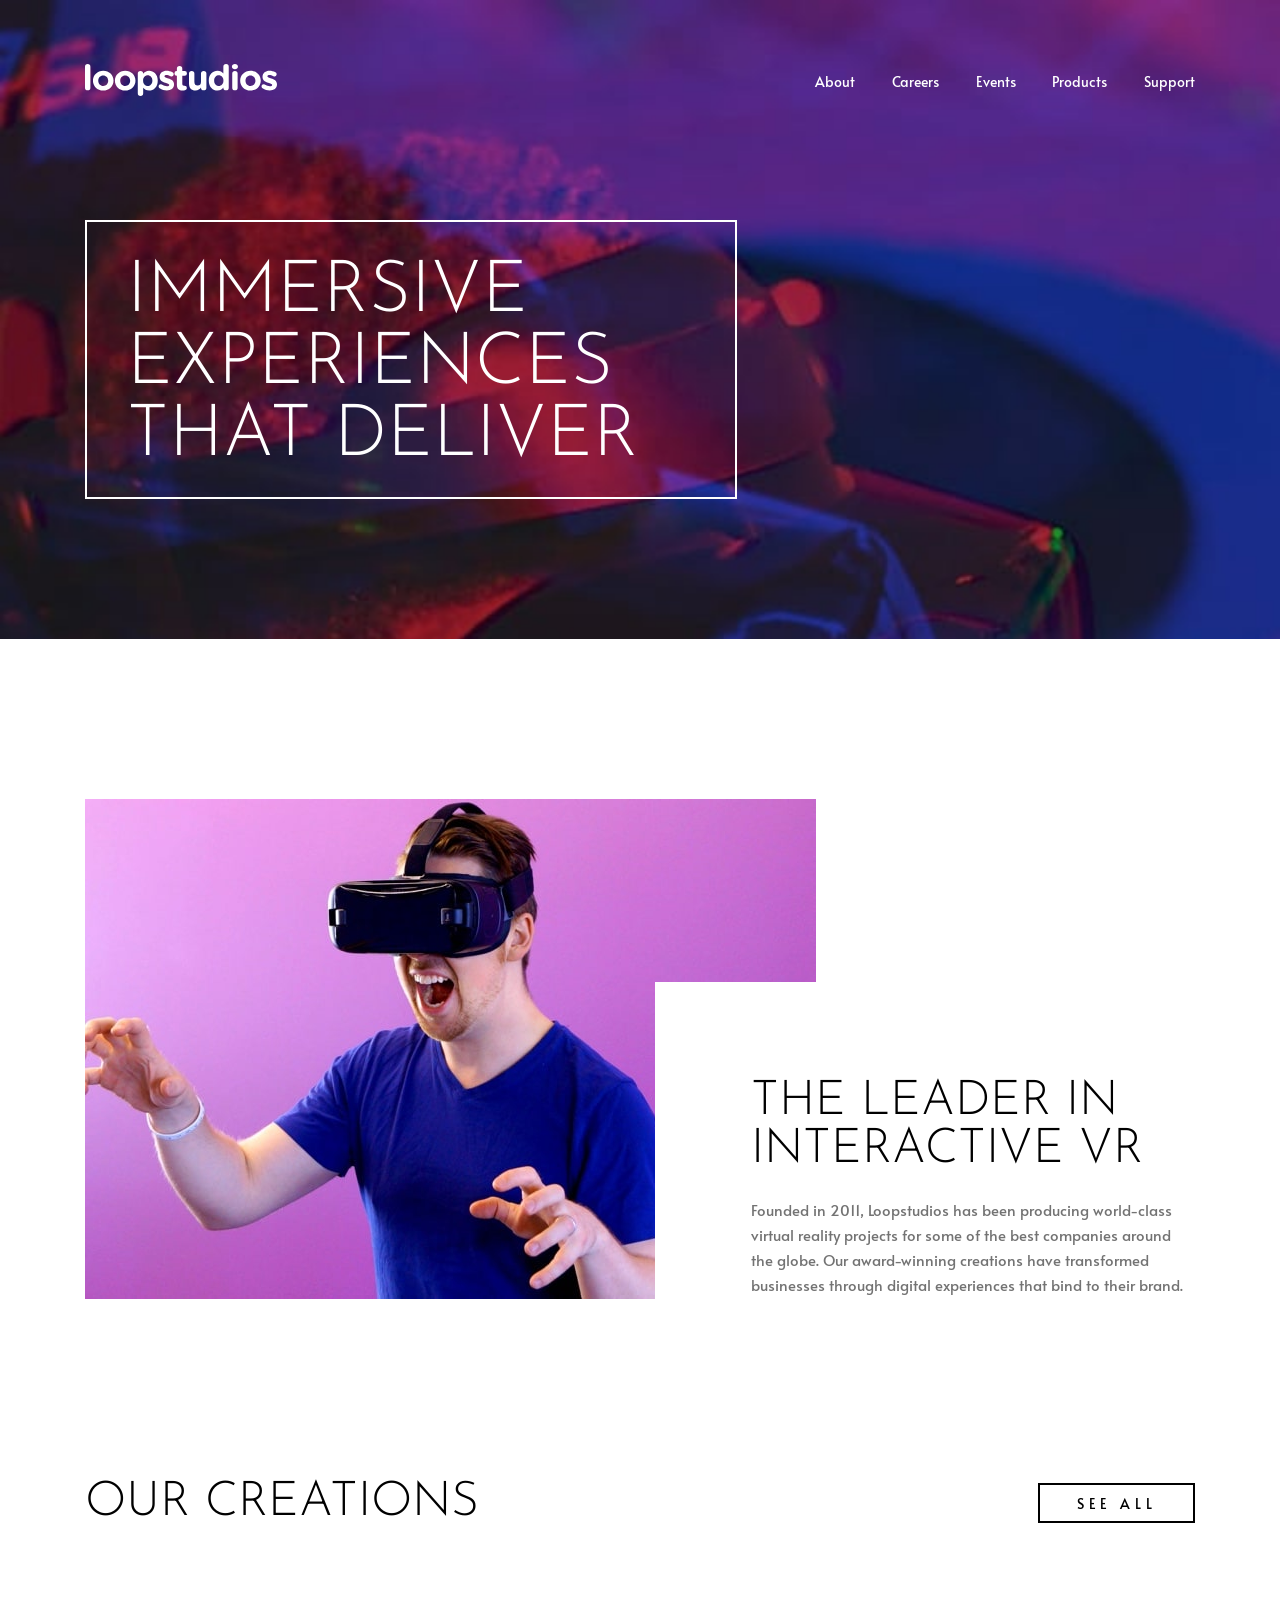
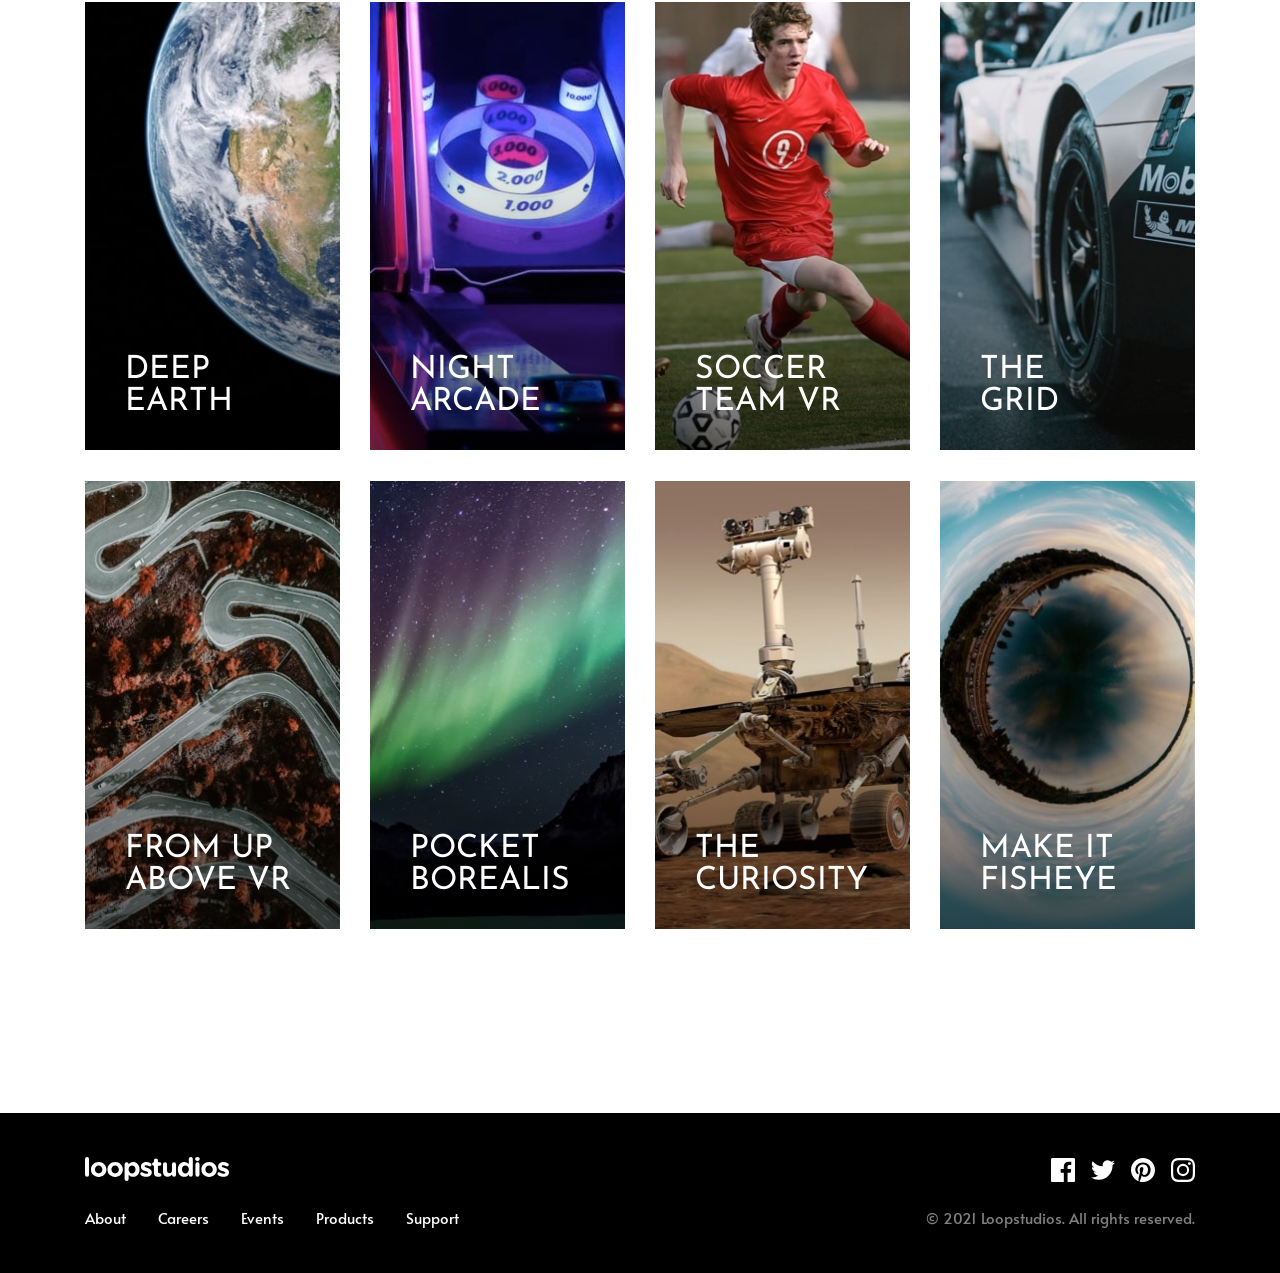
<file: loopstudios-landing-page-main/index.html>
<!DOCTYPE html>
<html lang="en">
<head>
  <meta charset="UTF-8">
  <meta name="viewport" content="width=device-width, initial-scale=1.0"> <!-- displays site properly based on user's device -->

  <link rel="icon" type="image/png" sizes="32x32" href="./images/favicon-32x32.png">
  <link rel="stylesheet" href="style.css">
  
  <title>Frontend Mentor | Loopstudios landing page</title>

</head>
<body>
  <header>
    <nav class="container">
      <img src="images/logo.svg" alt="Loopstudios" class="logo">

      <button type="button" class="menu-button" id="menuBtn">
        <img src="images/icon-hamburger.svg" alt="Menu" id="menuIcon">
      </button>

      <ul class="menu" id="menu">
        <li><a href="#">About</a></li>
        <li><a href="#">Careers</a></li>
        <li><a href="#">Events</a></li>
        <li><a href="#">Products</a></li>
        <li><a href="#">Support</a></li>
      </ul>
    </nav>
  </header>
  <main>
    <section class="hero">
      <div class="container">
        <div class="hero-textbox">Immersive experiences that deliver</div>
      </div>
    </section>

    <section class="about container">
      <picture>
        <source srcset="images/desktop/image-interactive.jpg" media="(min-width: 50rem)">
        <img src="images/mobile/image-interactive.jpg" alt="Interactive VR">
      </picture>
      <div class="about-card">
        <h1>The leader in interactive VR</h1>
        <p>Founded in 2011, Loopstudios has been producing world-class virtual reality projects for some of the best companies around the globe. Our award-winning creations have transformed businesses through digital experiences that bind to their brand.</p>
      </div>
    </section>

    <section class="creations container">
      <h1>Our creations</h1>
      
      <div class="creation-cards">
        <div class="card"><span>Deep earth</span></div>
        <div class="card"><span>Night arcade</span></div>
        <div class="card"><span>Soccer team VR</span></div>
        <div class="card"><span>The <br> grid</span></div>
        <div class="card"><span>From up above VR</span></div>
        <div class="card"><span>Pocket borealis</span></div>
        <div class="card"><span>The curiosity</span></div>
        <div class="card"><span>Make it fisheye</span></div>
      </div>

      <button type="button">See all</button>
    </section>
  </main>
  <footer>
    <div class="footer-content container">
      <div class="f1">
        <img src="images/logo.svg" alt="Loopstudios" class="logo">
        <ul class="footer-links">
          <li><a href="#">About</a></li>
          <li><a href="#">Careers</a></li>
          <li><a href="#">Events</a></li>
          <li><a href="#">Products</a></li>
          <li><a href="#">Support</a></li>
        </ul>
      </div>
      <div class="f2">
        <ul class="socials">
          <li><a href="#" class="facebook"><img src="images/icon-facebook.svg" alt="Facebook"></a></li>
          <li><a href="#" class="twitter"><img src="images/icon-twitter.svg" alt="Twitter"></a></li>
          <li><a href="#" class="pinterest"><img src="images/icon-pinterest.svg" alt="Pinterest"></a></li>
          <li><a href="#" class="instagram"><img src="images/icon-instagram.svg" alt="Instagram"></a></li>
        </ul>
        <span class="copyright">© 2021 Loopstudios. All rights reserved.</span>
      </div>
    </div>
  </footer>

  <!-- <div class="attribution">
    Challenge by <a href="https://www.frontendmentor.io?ref=challenge" target="_blank">Frontend Mentor</a>. 
    Coded by <a href="#">Your Name Here</a>.
  </div> -->

  <script>
    const menuBtn = document.getElementById('menuBtn');
    const menu = document.getElementById('menu');
    const menuIcon = document.getElementById('menuIcon');
    const body = document.body;

    menuBtn.addEventListener('click', () => {
      menu.classList.toggle('active');
      body.classList.toggle('no-scroll');

      menuIcon.src = menu.classList.contains('active') ? "images/icon-close.svg" : "images/icon-hamburger.svg";
    });
  </script>
</body>
</html>
</file>
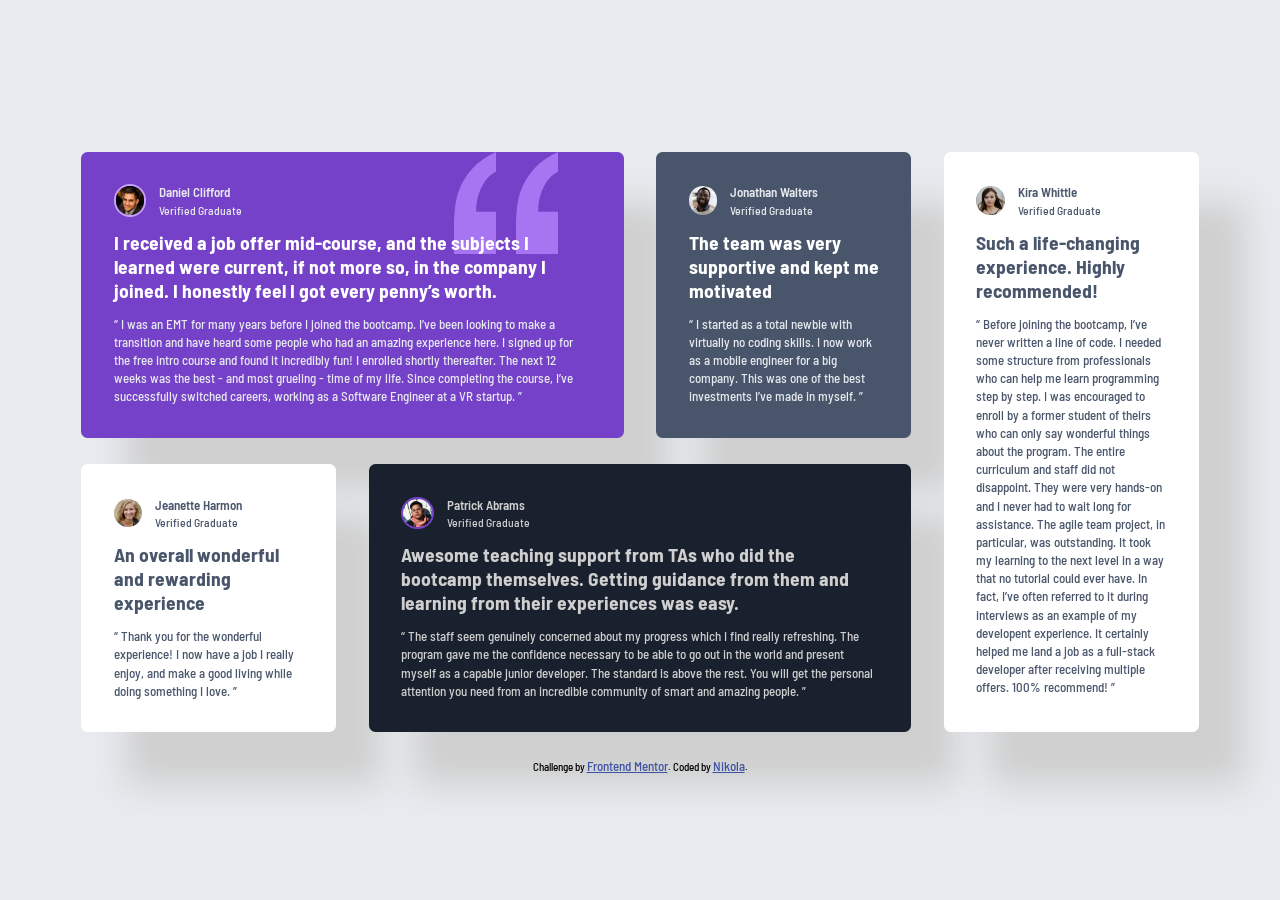
<file: testimonials-grid-section-main/index.html>
<!DOCTYPE html>
<html lang="en">
  <head>
    <meta charset="UTF-8">
    <meta name="viewport" content="width=device-width, initial-scale=1.0"> <!-- displays site properly based on user's device -->

    <link rel="icon" type="image/png" sizes="32x32" href="./images/favicon-32x32.png">
    <link rel="preconnect" href="https://fonts.googleapis.com">
    <link rel="preconnect" href="https://fonts.gstatic.com" crossorigin>
    <link href="https://fonts.googleapis.com/css2?family=Barlow+Semi+Condensed:ital,wght@0,500;0,600;1,500;1,600&display=swap" rel="stylesheet">

    <link rel="stylesheet" href="style.css">
    
    <title>Frontend Mentor | [Challenge Name Here]</title>

  </head>
  <body>
    <main>
      <div class="cards-container">
        <article class="card">
          <div class="author">
            <img src="images/image-daniel.jpg" alt="Daniel">
            <div class="info">
              <span class="name">Daniel Clifford</span>
              <span class="status">Verified Graduate</span>
            </div>
          </div>
  
          <h1>
            I received a job offer mid-course, and the subjects I learned were current, if not more so, 
            in the company I joined. I honestly feel I got every penny’s worth.
          </h1>
  
          <p>
            “ I was an EMT for many years before I joined the bootcamp. I’ve been looking to make a 
            transition and have heard some people who had an amazing experience here. I signed up 
            for the free intro course and found it incredibly fun! I enrolled shortly thereafter. 
            The next 12 weeks was the best - and most grueling - time of my life. Since completing 
            the course, I’ve successfully switched careers, working as a Software Engineer at a VR startup. ”
          </p>
        </article>
      
        <article class="card">
          <div class="author">
            <img src="images/image-jonathan.jpg" alt="Jonathan">
            <div class="info">
              <span class="name">Jonathan Walters</span>
              <span class="status">Verified Graduate</span>
            </div>
          </div>
          
          <h1>The team was very supportive and kept me motivated</h1>
        
          <p>
            “ I started as a total newbie with virtually no coding skills. I now work as a mobile engineer 
            for a big company. This was one of the best investments I’ve made in myself. ”
          </p>
        </article>
      
        <article class="card">
          <div class="author">
            <img src="images/image-jeanette.jpg" alt="Jeanette">
            <div class="info">
              <span class="name">Jeanette Harmon</span>
              <span class="status">Verified Graduate</span>
            </div>
          </div>
          
          <h1>An overall wonderful and rewarding experience</h1>
        
          <p>
            “ Thank you for the wonderful experience! I now have a job I really enjoy, and make a good living 
            while doing something I love. ”
          </p>
        </article>
      
        <article class="card">
          <div class="author">
            <img src="images/image-patrick.jpg" alt="Patrick">
            <div class="info">
              <span class="name">Patrick Abrams</span>
              <span class="status">Verified Graduate</span>
            </div>
          </div>
          
          <h1>
            Awesome teaching support from TAs who did the bootcamp themselves. Getting guidance from them and 
            learning from their experiences was easy.
          </h1>
  
          <p>
            “ The staff seem genuinely concerned about my progress which I find really refreshing. The program 
            gave me the confidence necessary to be able to go out in the world and present myself as a capable 
            junior developer. The standard is above the rest. You will get the personal attention you need from 
            an incredible community of smart and amazing people. ”
          </p>
        </article>
      
        <article class="card">
          <div class="author">
            <img src="images/image-kira.jpg" alt="Kira">
            <div class="info">
              <span class="name">Kira Whittle</span>
              <span class="status">Verified Graduate</span>
            </div>
          </div>
          
          <h1>Such a life-changing experience. Highly recommended!</h1>
        
          <p>
            “ Before joining the bootcamp, I’ve never written a line of code. I needed some structure from
            professionals who can help me learn programming step by step. I was encouraged to enroll by a former
            student of theirs who can only say wonderful things about the program. The entire curriculum and staff
            did not disappoint. They were very hands-on and I never had to wait long for assistance. The agile team
            project, in particular, was outstanding. It took my learning to the next level in a way that no tutorial
            could ever have. In fact, I’ve often referred to it during interviews as an example of my developent
            experience. It certainly helped me land a job as a full-stack developer after receiving multiple offers.
            100% recommend! ”
          </p>
        </div>
      </article>
  
      <div class="attribution">
        Challenge by <a href="https://www.frontendmentor.io?ref=challenge" target="_blank">Frontend Mentor</a>. 
        Coded by <a href="https://github.com/porumbachanov">Nikola</a>.
      </div>
    </main>
  </body>
</html>
</file>
<file: loopstudios-landing-page-main/style.css>
@import url('https://fonts.googleapis.com/css2?family=Alata&display=swap');
@import url('https://fonts.googleapis.com/css2?family=Josefin+Sans:ital,wght@0,300;1,300&display=swap');

/* font-family: 'Alata';
font-weight: 400; */

/* font-family: 'Josefin Sans';
font-weight: 300; */

* {
    margin: 0;
    padding: 0;
}

:root {
    --white: hsl(0, 0%, 100%);
    --black: hsl(0, 0%, 0%);
    --grey: hsl(0, 0%, 85%);
}

body {
    font-size: 15px;
    height: 100vh;
    font-family: 'Alata';
    font-weight: 400;
}

.container {
    max-width: 72.4rem;
    margin: 0 auto;
    padding: 0 1.5rem;
    box-sizing: border-box;
}

h1 {
    font-family: 'Josefin Sans';
    font-weight: 300;
}

header {
    padding: 2.5rem 0;
    position: absolute;
    top: 0;
    left: 0;
    right: 0;
    z-index: 1;
    & > nav {
        display: flex;
        align-items: center;
        justify-content: space-between;
        & > img {
            z-index: 2;
        }
        & > .menu-button {
            border: none;
            background: none;
            z-index: 2;
        }
        .menu {
            /* display: none; */
            flex-direction: column;
            position: fixed;
            top: 0;
            right: 0;
            width: 100%;
            height: 100vh;
            background-color: var(--black);
            padding-top: 13.8rem;
            gap: 1.3rem;
            text-align: left;
            transform: translateX(100%);
            transition: transform 0.35s ease-in-out;
            display: flex;
            & > li {
                list-style: none;
                margin-left: 1.5rem;
                a {
                    font-family: 'Josefin Sans';
                    font-size: 1.5rem;
                    text-decoration: none;
                    color: var(--white);
                    text-transform: uppercase;
                }
            }
            &.active {
                transform: translateX(0);
            }
        }
    }
}

body.no-scroll {
    overflow: hidden;
}

.logo {
    max-width: 9rem;
}

.hero {
    background-image: url(images/mobile/image-hero.jpg);
    background-size: cover;
    background-origin: border-box;
    height: 71vh;
    & > div {
        display: flex;
        align-items: center;
        height: 100%;
        .hero-textbox {
            color: var(--white);
            font-family: 'Josefin Sans';
            font-weight: 300;
            font-size: 2.5rem;
            text-transform: uppercase;
            line-height: 2.4rem;
            border: 2px solid white;
            padding: 1.3rem;
            max-width: 36.5rem;
        }
    }
}

.about {
    margin-top: 6rem;
    display: flex;
    flex-direction: column;
    gap: 2.8rem;
    & > picture img {
        width: 100%;
    }
    .about-card {
        text-align: center;
        padding: 0 1rem;
        & > h1 {
            font-size: 2rem;
            line-height: 2rem;
            text-transform: uppercase;
            /* margin-top: 2.8rem; */
            margin-bottom: 1rem;
        }
        & > p {
            font-size: 0.95rem;
            line-height: 1.55rem;
            color: hsl(0, 0%, 45%);
        }
    }
}

.creations {
    margin-top: 6rem;
    margin-bottom: 6rem;
    display: flex;
    flex-direction: column;
    align-items: center;
    gap: 2.65rem;
    & > h1 {
        text-transform: uppercase;
        font-size: 2rem;
    }
    & > button {
        background: var(--white);
        border: 2px solid var(--black);
        padding: 0.5rem 2.3rem;
        text-transform: uppercase;
        font-family: 'Alata';
        font-size: 0.9rem;
        font-weight: 400;
        letter-spacing: 0.3rem;
        transition: all 0.2s ease-in-out;
        &:hover {
            cursor: pointer;
            color: var(--white);
            background-color: var(--black);
        }
    }
    .creation-cards {
        width: 100%;
        display: flex;
        flex-direction: column;
        gap: 1.5rem;
        .card {
            background-size: cover;
            background-origin: border-box;
            height: 7.5rem;
            position: relative;
            &::before {
                content: "";
                position: absolute;
                inset: 0;
                background-size: cover;
                background-position: center;
                z-index: 0;
                transition: opacity 0.3s ease;
            }
            & > span {
                position: absolute;
                left: 1.3rem;
                bottom: 1.3rem;
                color: var(--white);
                font-family: 'Josefin Sans';
                font-size: 1.45rem;
                line-height: 1.5rem;
                text-transform: uppercase;
                max-width: 8rem;
            }
            &:first-child::before {
                background-image:
                linear-gradient(to right, rgba(0,0,0,0.6) 0%, rgba(0,0,0,0) 70%),
                url(images/mobile/image-deep-earth.jpg);
            }
            &:nth-child(2)::before {
                background-image:
                linear-gradient(to right, rgba(0,0,0,0.6) 0%, rgba(0,0,0,0) 70%),
                url(images/mobile/image-night-arcade.jpg);
            }
            &:nth-child(3)::before {
                background-image:
                linear-gradient(to right, rgba(0,0,0,0.6) 0%, rgba(0,0,0,0) 70%),
                url(images/mobile/image-soccer-team.jpg);
            }
            &:nth-child(4)::before {
                background-image:
                linear-gradient(to right, rgba(0,0,0,0.6) 0%, rgba(0,0,0,0) 70%),
                url(images/mobile/image-grid.jpg);
            }
            &:nth-child(5)::before {
                background-image:
                linear-gradient(to right, rgba(0,0,0,0.6) 0%, rgba(0,0,0,0) 70%),
                url(images/mobile/image-from-above.jpg);
            }
            &:nth-child(6)::before {
                background-image:
                linear-gradient(to right, rgba(0,0,0,0.6) 0%, rgba(0,0,0,0) 70%),
                url(images/mobile/image-pocket-borealis.jpg);
            }
            &:nth-child(7)::before {
                background-image:
                linear-gradient(to right, rgba(0,0,0,0.6) 0%, rgba(0,0,0,0) 70%),
                url(images/mobile/image-curiosity.jpg);
            }
            &:nth-child(8)::before {
                background-image:
                linear-gradient(to right, rgba(0,0,0,0.6) 0%, rgba(0,0,0,0) 70%),
                url(images/mobile/image-fisheye.jpg);
            }
        }
    }
}

footer {
    background-color: var(--black);
    padding: 3.5rem 0;
    .footer-content {
        display: flex;
        flex-direction: column;
        align-items: center;
        justify-content: center;
        text-align: center;
        gap: 3.5rem;
        .f1 {
            display: flex;
            flex-direction: column;
            gap: 2rem;
            .footer-links {
                display: flex;
                flex-direction: column;
                gap: 1.2rem;
                & > li {
                    a {
                        text-decoration: none;
                        color: var(--white);
                    }
                }
            }
        }
        .f2 {
            display: flex;
            flex-direction: column;
            gap: 1rem;
            .socials {
                display: flex;
                align-items: center;
                justify-content: center;
                gap: 1rem;
                text-align: center;
            }
            .copyright {
                font-size: 0.95rem;
                color: hsl(0, 0%, 50%);
            }
        }
    }
}

@media (min-width: 50rem) {
    header {
        padding: 4rem 0;
        & > nav {
            .logo {
                max-width: 100%;
            }
            .menu-button {
                display: none;
            }
            .menu {
                display: flex;
                position: static;
                flex-direction: row;
                padding: 0;
                background: none;
                gap: 0.8rem;
                width: auto;
                height: auto;
                transform: none;
                transition: none;
                & > li {
                    a {
                        font-family: 'Alata';
                        font-size: 0.9rem;
                        text-transform: none;
                        position: relative;
                    }
                }
            }
        }
    }
    .hero {
        background-image: linear-gradient(rgba(0,0,0,0.4)), url(images/desktop/image-hero.jpg);
        & > div {
            .hero-textbox {
                margin-top: 5rem;
                line-height: 4.5rem;
                font-size: 4.5rem;
                padding: 2.2rem 1.5rem 1.5rem 2.5rem;
            }
        }
    }
    .about {
        margin-top: 10rem;
        flex-direction: row;
        gap: 0;
        position: relative;
        & > picture img {
            width: 100%;
        }
        .about-card {
            width: 40%;
            position: absolute;
            bottom: 0;
            right: 0;
            background-color: var(--white);
            padding: 6rem 0.3rem 0.35rem 6rem;
            & > h1 {
                text-align: left;
                font-size: 3rem;
                line-height: 3rem;
                margin-bottom: 1.5rem;
            }
            & > p {
                text-align: left;
                max-width: 27.7rem;
            }
        }
    }
    .creations {
        margin-top: 11rem;
        margin-bottom: 11.5rem;
        gap: 4.7rem;
        display: grid;
        grid-template-columns: 1fr auto;
        grid-template-areas:
        "title button"
        "cards cards";
        & > h1 {
            grid-area: title;
            font-size: 3rem;
        }
        & > button {
            grid-area: button;
        }
        .creation-cards {
            grid-area: cards;
            display: grid;
            gap: 1.9rem;
            grid-template-columns: repeat(4, 1fr);
            .card {
                height: 28rem;
                & > span {
                    left: 2.5rem;
                    bottom: 2rem;
                    font-size: 2rem;
                    line-height: 2rem;
                    max-width: 11rem;
                    transition: color 0.3s ease;
                }
                &:hover {
                    cursor: pointer;
                    &::before {
                        opacity: 0.3;
                    }
                    & > span {
                        color: var(--black);
                    }
                }
                &:first-child::before {
                    background-image:
                    linear-gradient(to top, rgba(0,0,0,0.6) 0%, rgba(0,0,0,0) 70%),
                    url(images/desktop/image-deep-earth.jpg);
                }
                &:nth-child(2)::before {
                    background-image:
                    linear-gradient(to top, rgba(0,0,0,0.6) 0%, rgba(0,0,0,0) 70%),
                    url(images/desktop/image-night-arcade.jpg);
                }
                &:nth-child(3)::before {
                    background-image:
                    linear-gradient(to top, rgba(0,0,0,0.6) 0%, rgba(0,0,0,0) 70%),
                    url(images/desktop/image-soccer-team.jpg);
                }
                &:nth-child(4)::before {
                    background-image:
                    linear-gradient(to top, rgba(0,0,0,0.6) 0%, rgba(0,0,0,0) 70%),
                    url(images/desktop/image-grid.jpg);
                }
                &:nth-child(5)::before {
                    background-image:
                    linear-gradient(to top, rgba(0,0,0,0.6) 0%, rgba(0,0,0,0) 70%),
                    url(images/desktop/image-from-above.jpg);
                }
                &:nth-child(6)::before {
                    background-image:
                    linear-gradient(to top, rgba(0,0,0,0.6) 0%, rgba(0,0,0,0) 70%),
                    url(images/desktop/image-pocket-borealis.jpg);
                }
                &:nth-child(7)::before {
                    background-image:
                    linear-gradient(to top, rgba(0,0,0,0.6) 0%, rgba(0,0,0,0) 70%),
                    url(images/desktop/image-curiosity.jpg);
                }
                &:nth-child(8)::before {
                    background-image:
                    linear-gradient(to top, rgba(0,0,0,0.6) 0%, rgba(0,0,0,0) 70%),
                    url(images/desktop/image-fisheye.jpg);
                }
            }
        }

    }
    footer {
        padding: 2.8rem 0;
        .footer-content {
            flex-direction: row;
            justify-content: space-between;
            .f1 {
                gap: 1.6rem;
                .footer-links {
                    flex-direction: row;
                    gap: 2rem;
                }
            }
            .f2 {
                gap: 1.3rem;
                .socials {
                    justify-content: end;
                    & > li a {
                        position: relative;
                        &::after {
                            content: "";
                            background-color: var(--white);
                            position: absolute;
                            top: 1.5rem;
                            bottom: 0;
                            left: 50%;
                            width: 100%;
                            height: 2px;
                            transform: translateX(-50%) scaleX(0);
                            transform-origin: center;
                            transition: transform 0.3s ease;
                        }
                        &:hover:after {
                            transform: translateX(-50%) scaleX(1);
                        }
                    }
                }
            }
        }
    }
    .menu li a, .footer-links li a {
        position: relative;
        &::after {
            content: "";
            background-color: var(--white);
            position: absolute;
            top: 1.8rem;
            bottom: 0;
            left: 50%;
            width: 50%;
            height: 2px;
            transform: translateX(-50%) scaleX(0);
            transform-origin: center;
            transition: transform 0.3s ease;
        }
        &:hover:after {
            transform: translateX(-50%) scaleX(1);
        }
        &:hover {
            cursor: pointer;
        }
    }
}

.attribution {
    font-size: 11px; text-align: center;
    & > a {
        color: hsl(228, 45%, 44%);
    }
}
</file>
<file: testimonials-grid-section-main/style.css>
* {
    margin: 0;
    padding: 0;
    font-size: 13px;
}

:root {
    --purple-50: hsl(260, 100%, 95%);
    --purple-300: hsl(264, 82%, 80%);
    --purple-500: hsl(263, 55%, 52%);
    --white: hsl(0, 0%, 100%);
    --grey-100: hsl(214, 17%, 92%);
    --grey-200: hsl(0, 0%, 81%);
    --grey-400: hsl(224, 10%, 45%);
    --grey-500: hsl(217, 19%, 35%);
    --dark-blue: hsl(219, 29%, 14%);
    --black: hsl(0, 0%, 7%);
}

body {
    font-family: 'Barlow Semi Condensed', sans-serif;
    font-weight: 500;
    min-height: 100vh;
    background-color: var(--grey-100);
    display: flex;
    align-items: center;
    justify-content: center;
}

.cards-container {
    max-width: 86rem;
    display: grid;
    grid-auto-columns: 1fr;
      grid-template-areas:
        'one'
        'two'
        'three'
        'four'
        'five';
    column-gap: 2.5rem;
    row-gap: 2rem;
    padding: 2rem;
    .card {
        display: flex;
        flex-direction: column;
        gap: 1rem;
        padding: 2.5rem;
        border-radius: 0.5rem;
        box-shadow: 3.5rem 4rem 2.5rem var(--grey-200);
        .author {
            display: flex;
            align-items: center;
            gap: 1rem;
            & > img {
                border-radius: 50%;
                max-width: 2.2rem;
            }
            .info {
                display: flex;
                flex-direction: column;
                gap: 0.2rem;
                & > .name {
                    font-size: 1rem;
                    font-weight: 600;
                }
                & > .status {
                    font-size: 0.9rem;
                }
            }
        }
        & > h1 {
            font-size: 1.5rem;
        }
        & > p {
            font-size: 1rem;
            line-height: 1.4rem;
        }

        &:first-child {
            grid-area: one;
            background-color: var(--purple-500);
            background-image: url('images/bg-pattern-quotation.svg');
            background-repeat: no-repeat;
            background-position: 85% top;
            & > .author img {
                border: solid 2px var(--purple-300);
            }
        }

        &:nth-child(2) {
            grid-area: two;
            background-color: var(--grey-500);
        }

        &:nth-child(3) {
            grid-area: three;
        }

        &:nth-child(4) {
            grid-area: four;
            background-color: var(--dark-blue);
            color: var(--grey-200);
            & > .author img {
                border: solid 2px var(--purple-500);
            }
        }

        &:last-child {
            grid-area: five;
        }

        &:first-child, &:nth-child(2) {
            color: var(--grey-100);
            & > h1 {
                color: var(--white);
            }
        }

        &:nth-child(3), &:last-child {
            background-color: var(--white);
            color: var(--grey-500);
        }
    }
}

@media (min-width: 60rem) {
    .cards-container {
        grid-template-areas:
        'one one two five'
        'three four four five';
    }
}

@media (max-width: 60rem) {
    .cards-container {
        grid-template-areas: 
        'one one'
        'two three'
        'four four'
        'five five';
    }
}

@media (max-width: 30rem) {
    .cards-container {
        padding: 5.5rem 2.6rem;
        grid-template-areas: 'one' 'two' 'three' 'four' 'five';
        .card:first-child {
            background-image: none;
        }
    }
}

@media (max-width: 30rem) {
    body {
        align-items: flex-start;
    }
}

.attribution { font-size: 11px; text-align: center; }
.attribution a { color: hsl(228, 45%, 44%); }
</file>
